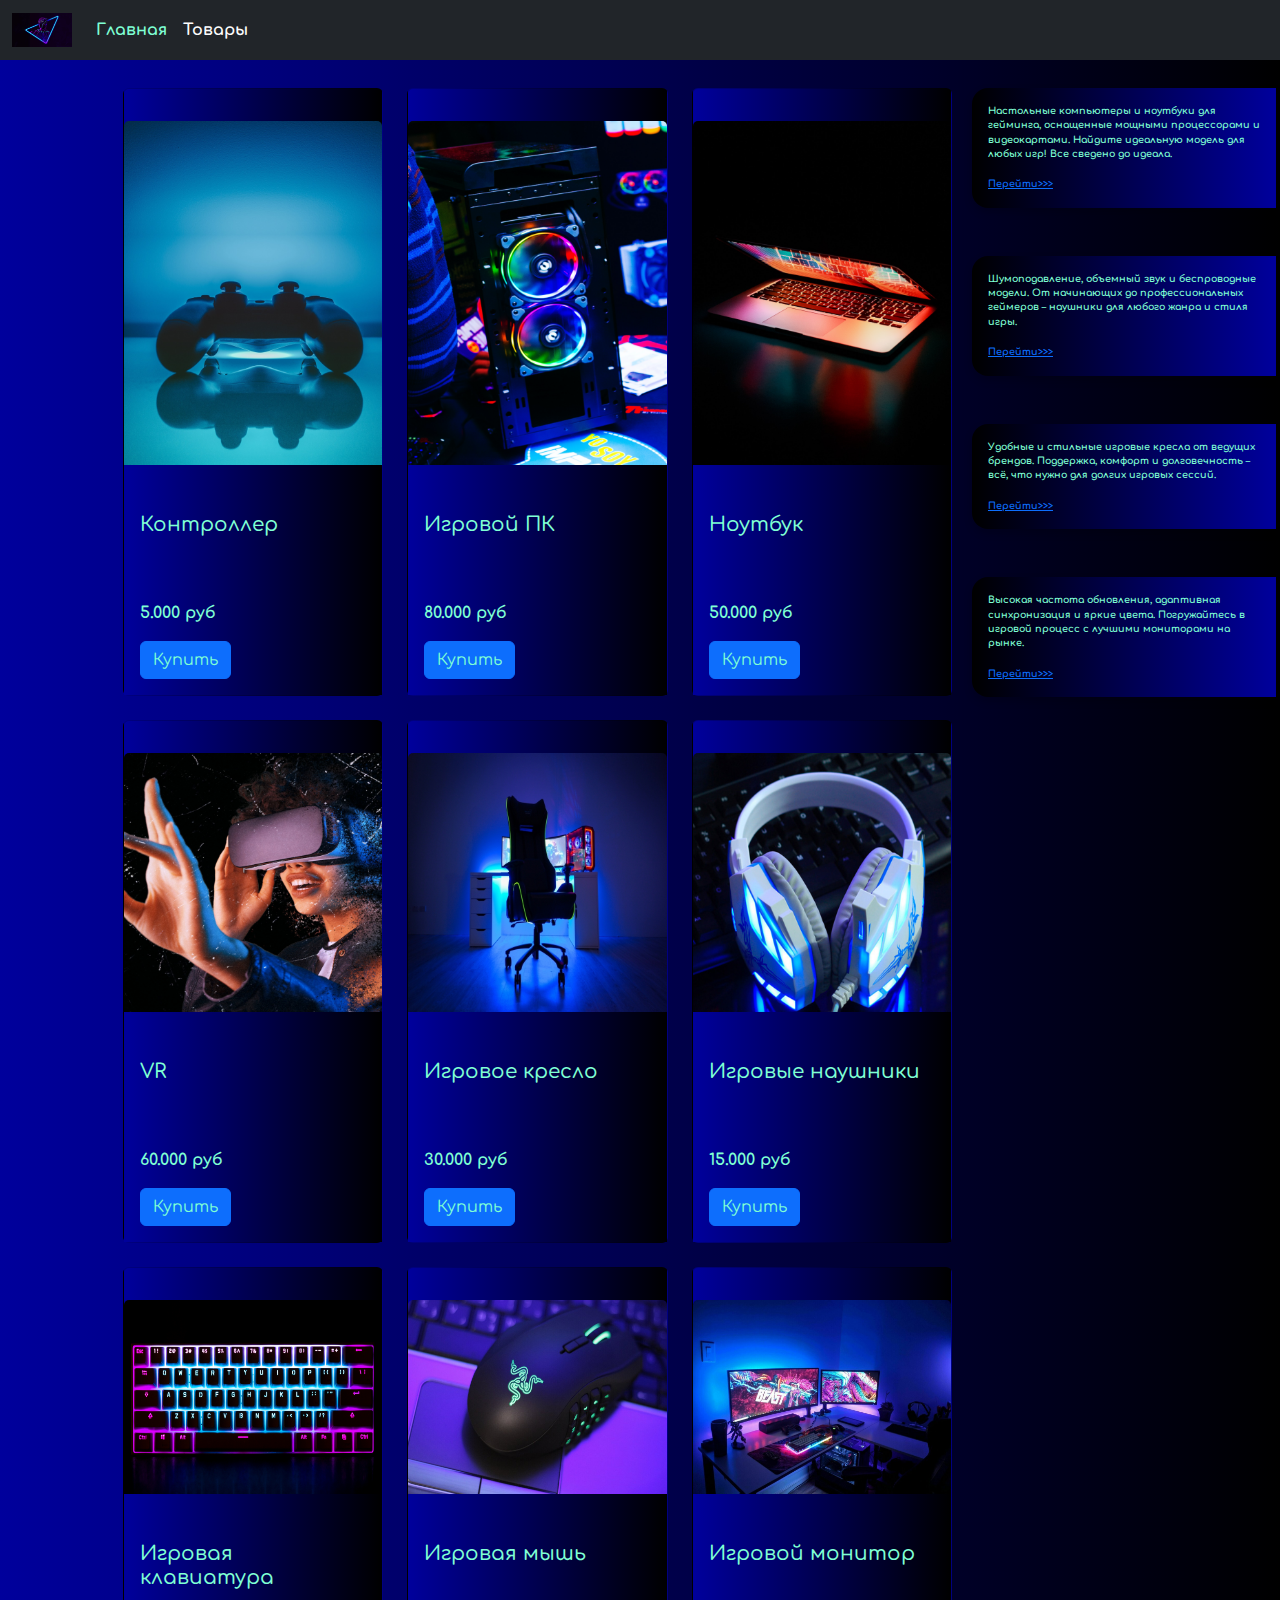
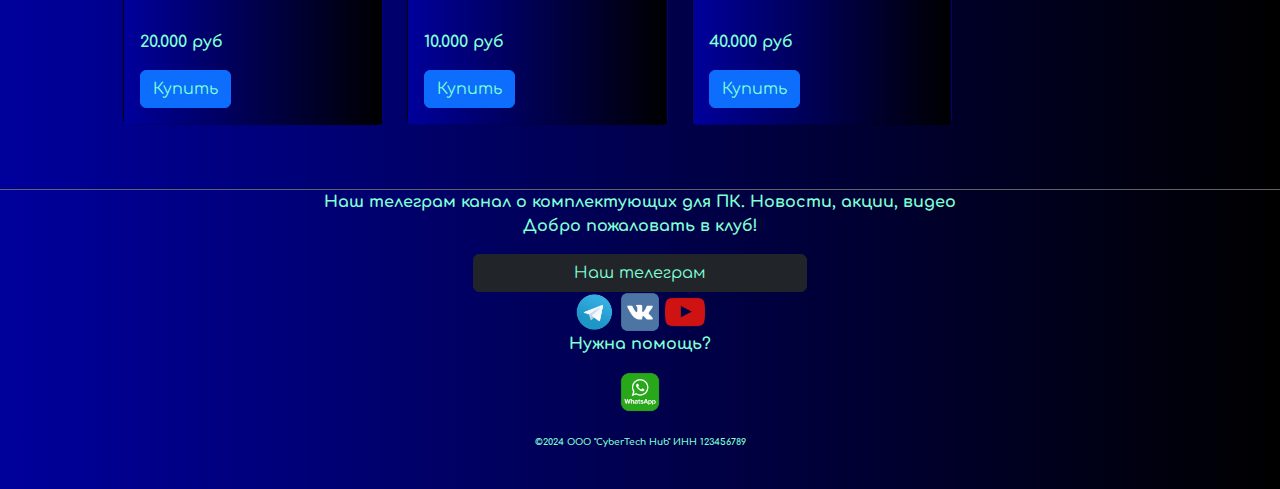
<file: pricing.html>
<!DOCTYPE html>
<html lang="en">

<head>
    <meta charset="UTF-8">
    <meta http-equiv="X-UA-Compatible" content="IE=edge">
    <meta name="viewport" content="width=device-width, initial-scale=1.0">
    <link href="https://cdn.jsdelivr.net/npm/bootstrap@5.3.3/dist/css/bootstrap.min.css" rel="stylesheet"
        integrity="sha384-QWTKZyjpPEjISv5WaRU9OFeRpok6YctnYmDr5pNlyT2bRjXh0JMhjY6hW+ALEwIH" crossorigin="anonymous">
    <link rel="stylesheet" href="source/styles/mycss.css">
    <link rel="apple-touch-icon" sizes="180x180" href="source/files/favicon_io/apple-touch-icon.png">
    <link rel="icon" type="image/png" sizes="32x32" href="source/files/favicon_io/favicon-32x32.png">
    <link rel="icon" type="image/png" sizes="16x16" href="source/files/favicon_io/favicon-16x16.png">
    <link rel="manifest" href="/site.webmanifest">
    <link rel="manifest" href="source/files/favicon_io/">
    <title>CyberTech Hub</title>
</head>

<body>
    <header>
        <nav class="navbar navbar-expand-lg bg-dark">
            <div class="container-fluid">
                <a class="navbar-brand" href="/"><img src="source/files/logotip.jpg" alt=""></a>
                <button class="navbar-toggler" type="button" data-bs-toggle="collapse" data-bs-target="#navbarNav"
                    aria-controls="navbarNav" aria-expanded="false" aria-label="Toggle navigation">
                    <span class="navbar-toggler-icon"></span>
                </button>
                <div class="collapse navbar-collapse" id="navbarNav">
                    <ul class="navbar-nav">
                        <li class="nav-item">
                            <a class="nav-link" aria-current="page" href="/">Главная</a>
                        </li>
                        <li class="nav-item">
                            <a class="nav-link active" href="pricing.html">Товары</a>
                        </li>
                    </ul>
                </div>
            </div>
        </nav>
    </header>

    <section>
        <div class="container-fluid m-1">
            <div class="row">
                <div class="col-lg-1">
                </div>

                <div class="col-lg-8 col-md-12">
                    <div class="row">

                        <div class="col-lg-4 col-md-6 mt-4">
                            <div class="card">
                                <a href=""><img src="source/images/controller.png" class="card-img-top" alt="1"></a>
                                <div class="card-body">
                                    <h5 class="card-title"><a href="">Контроллер</a></h5>
                                    <p class="card-text"><a href="">5.000 руб</a></p>
                                    <a href="#" class="btn btn-primary">Купить</a>
                                </div>
                            </div>
                        </div>

                        <div class="col-lg-4 col-md-6 mt-4">
                            <div class="card">
                                <a href=""><img src="source/images/gaming pc.png" class="card-img-top" alt="2"></a>
                                <div class="card-body">
                                    <h5 class="card-title"><a href="">Игровой ПК</a></h5>
                                    <p class="card-text"><a href="">80.000 руб</a></p>
                                    <a href="#" class="btn btn-primary">Купить</a>
                                </div>
                            </div>
                        </div>

                        <div class="col-lg-4 col-md-6 mt-4">
                            <div class="card">
                                <a href=""><img src="source/images/laptop.png" class="card-img-top" alt="3"></a>
                                <div class="card-body">
                                    <h5 class="card-title"><a href="">Ноутбук</a></h5>
                                    <p class="card-text"><a href="">50.000 руб</a></p>
                                    <a href="#" class="btn btn-primary">Купить</a>
                                </div>
                            </div>
                        </div>

                        <div class="col-lg-4 col-md-6 mt-4">
                            <div class="card">
                                <a href=""><img src="source/images/vr.png" class="card-img-top" alt="4"></a>
                                <div class="card-body">
                                    <h5 class="card-title"><a href="">VR</a></h5>
                                    <p class="card-text"><a href="">60.000 руб</a></p>
                                    <a href="#" class="btn btn-primary">Купить</a>
                                </div>
                            </div>
                        </div>

                        <div class="col-lg-4 col-md-6 mt-4">
                            <div class="card">
                                <a href=""><img src="source/images/kreslo.jpg" class="card-img-top" alt="5"></a>
                                <div class="card-body">
                                    <h5 class="card-title"><a href="">Игровое кресло</a></h5>
                                    <p class="card-text"><a href="">30.000 руб</a></p>
                                    <a href="#" class="btn btn-primary">Купить</a>
                                </div>
                            </div>
                        </div>

                        <div class="col-lg-4 col-md-6 mt-4">
                            <div class="card">
                                <a href=""><img src="source/images/nau (1).jpg" class="card-img-top" alt="6"></a>
                                <div class="card-body">
                                    <h5 class="card-title"><a href="">Игровые наушники</a></h5>
                                    <p class="card-text"><a href="">15.000 руб</a></p>
                                    <a href="#" class="btn btn-primary">Купить</a>
                                </div>
                            </div>
                        </div>

                        <div class="col-lg-4 col-md-6 mt-4">
                            <div class="card">
                                <a href=""><img src="source/images/klava (1).jpg" class="card-img-top" alt="4"></a>
                                <div class="card-body">
                                    <h5 class="card-title"><a href="">Игровая клавиатура</a></h5>
                                    <p class="card-text"><a href="">20.000 руб</a></p>
                                    <a href="#" class="btn btn-primary">Купить</a>
                                </div>
                            </div>
                        </div>

                        <div class="col-lg-4 col-md-6 mt-4">
                            <div class="card">
                                <a href=""><img src="source/images/mishka (1).jpg" class="card-img-top" alt="5"></a>
                                <div class="card-body">
                                    <h5 class="card-title"><a href="">Игровая мышь</a></h5>
                                    <p class="card-text"><a href="">10.000 руб</a></p>
                                    <a href="#" class="btn btn-primary">Купить</a>
                                </div>
                            </div>
                        </div>

                        <div class="col-lg-4 col-md-6 mt-4">
                            <div class="card">
                                <a href=""><img src="source/images/monitor (1).jpg" class="card-img-top" alt="6"></a>
                                <div class="card-body">
                                    <h5 class="card-title"><a href="">Игровой монитор</a></h5>
                                    <p class="card-text"><a href="">40.000 руб</a></p>
                                    <a href="#" class="btn btn-primary">Купить</a>
                                </div>
                            </div>
                        </div>

                    </div>
                </div>

                <div class="col-lg-3 col-md-12">
                    <div class="row px-2">
                        <div class="col-lg-12 sidebar my-4">
                            <p>Настольные компьютеры и ноутбуки для гейминга, оснащенные мощными процессорами и видеокартами. Найдите идеальную модель для любых игр! Все сведено до идеала.</p>
                            <a href="pricing.html">Перейти>>></a>
                        </div>
                        <div class="col-lg-12 sidebar my-4">
                            <p>Шумоподавление, объемный звук и беспроводные модели. От начинающих до профессиональных геймеров – наушники для любого жанра и стиля игры.</p>
                            <a href="pricing.html">Перейти>>></a>
                        </div>
                        <div class="col-lg-12 sidebar my-4">
                            <p>Удобные и стильные игровые кресла от ведущих брендов. Поддержка, комфорт и долговечность – всё, что нужно для долгих игровых сессий.</p>
                            <a href="pricing.html">Перейти>>></a>
                        </div>
                        <div class="col-lg-12 sidebar my-4">
                            <p>Высокая частота обновления, адаптивная синхронизация и яркие цвета. Погружайтесь в игровой процесс с лучшими мониторами на рынке.</p>
                            <a href="pricing.html">Перейти>>></a>
                        </div>
                    </div>
                </div>
            </div>
        </div>
    </section>

    <footer>
        <div class="container-fluid">
            <div class="row">
                <div class="col-lg-12 col-md-12 text-center">
                    <p style="color: aquamarine;">Наш телеграм канал о комплектующих для ПК. Новости, акции, видео
                        <br>Добро пожаловать в клуб!
                    </p>
                </div>
                <div class="col-lg-12 col-md-12 text-center">
                    <a href="#" style="padding-inline: 100px; color: aquamarine;" class="btn btn-dark">Наш телеграм</a>
                </div>
                <div class="col-lg-12 col-md-12 text-center">
                    <a href=""><img style="width: 40px;" src="source/images/tg.png" alt=""></a>
                    <a href=""><img style="width: 40px;" src="source/images/vk.png" alt=""></a>
                    <a href=""><img style="width: 40px;" src="source/images/youtube.png" alt=""></a>
                </div>
                <div class="col-lg-12 col-md-12 text-center">
                    <p style="color: aquamarine;">Нужна помощь?</p>
                </div>
                <div class="col-lg-12 col-md-12 text-center">
                    <a href=""><img class="call-anim" style="width: 40px;" src="source/images/whatsapp.png" alt=""></a>
                </div>
                <div class="col-lg-12 col-md-12 my-4 text-center bottom-info">
                    <p style="color: aquamarine;">©2024 ООО "CyberTech Hub" ИНН 123456789</p>
                </div>
            </div>
        </div>
    </footer>

    <script src="https://cdn.jsdelivr.net/npm/bootstrap@5.3.3/dist/js/bootstrap.bundle.min.js"
        integrity="sha384-YvpcrYf0tY3lHB60NNkmXc5s9fDVZLESaAA55NDzOxhy9GkcIdslK1eN7N6jIeHz"
        crossorigin="anonymous"></script>
</body>

</html>
</file>
<file: source/styles/mycss.css>
@import url('https://fonts.googleapis.com/css?family=Comfortaa&display=swap');

html,
body {
    transition: all .5s;
    margin: 0;
    padding: 0;
    height: 100%;
    display: block;
    font-family: Comfortaa, serif;
    font-weight: bold;
    background: linear-gradient(90deg, #00009c 0%, #000000 100%);
}

.p {
    color: aquamarine;
}

/* navbar */

.nav-link {
    color: aquamarine;
}

.navbar-nav .nav-link.active {
    color: #fcfcfc;
}

.navbar-brand img {
    width: 60px;
}

.navbar-toggler {
    color: rgb(142, 142, 142);
}

.navbar-toggler:hover {
    background-color: rgb(142, 142, 142);
}

/* cards */

.card {
    background: linear-gradient(90deg, #00009c 0%, #000000 100%);
    color: aquamarine;
}

.card-body {
    background: linear-gradient(90deg, #00009c 0%, #000000 100%);
}

.card-title {
    width: 100%;
    height: 4em;
}

.card img {
    margin-bottom: 2em;
    margin-top: 2em;
}

.card a {
    text-decoration: none;
    color: aquamarine;
}

.intro {
    color: aquamarine;
}

/* index */

.sidebar {
    box-shadow: 0 4px 8px rgba(0, 0, 0, 0.2);
    padding: 1rem;
    border-top-left-radius: 1rem;
    border-bottom-left-radius: 1rem;
    color: aquamarine;
    background: linear-gradient(270deg, #00009c 0%, #000000 100%);
    font-size: clamp(0.5rem, 0.75vw, 3rem);
}

.slide-text {
    padding: 0.5em;
    background: linear-gradient(90deg, #00009c 0%, #000000 100%);
}

.slide-text a{
    transition: all .5s;
    color: aquamarine;
    font-size: clamp(1.5rem, 1.2vw, 3rem);
    margin-right: 1em;
    text-decoration: none;
    display: flex;
    justify-content: center;
}

.slide-text a:hover{
    color: aquamarine;
}

.slide-text p{
    transition: all .5s;
    padding-left: 1rem;
    text-indent: 2rem;
    font-size: clamp(0.5rem, 0.75vw, 3rem);
    padding-right: 3.5em;
}
.carousel-inner{
    border-radius: 1rem;
}
.carousel-control-prev-icon {
    margin-right: 75px;
}

.carousel-control-next-icon {
    margin-left: 75px;
}

/*

.aboutElContent {
    max-width: 310px;
    padding-left: 66px;
    position: relative;
}
*/
.el-contant-out{
    background: linear-gradient(90deg, #00009c 0%, #000000 100%);
    margin: auto;
    height: 100%;
    border: 2px solid aquamarine;
    border-radius: 15px;
}

.el-contant-out:hover{
    background: linear-gradient(90deg, #00009c 0%, #000000 100%);
}

.el-img{
    display: flex;
    align-items: center;
    justify-content: center;
}

.icon {
    height: 75px;
    width: 75px;
}

.el-text{
    transform: translateY(0%);
    top: 50%;
}
.el-text p{
    transition: all .5s;
    margin: auto;
    font-size: clamp(0.5rem, 1vw, 3rem);
    color: aquamarine;
}
.el-text a{
    transition: all .5s;
    color: aquamarine;
    font-size: clamp(1rem, 1vw, 1.5rem);
    text-decoration: none;
    text-transform: uppercase; 
}


.videoIntroText {
    color: aquamarine;
    font-size: clamp(0.5rem, 1.5vw, 1.5rem);
    font-weight: 400;
    line-height: 1.5em;
    transition: all .5s;
    width: 40%;
}
.videoIntroTitle {
    color: aquamarine;
    font-size: clamp(0.5rem, 2vw, 1.5rem);
    font-weight: 700;
    line-height: 2em;
}
.contact-box{
    margin-top: 2em;
}
.social.tal {
    align-items: start;
    justify-content: start;
}
.social {
    align-items: center;
    display: flex;
    flex-wrap: wrap;
    gap: 12px;
    justify-content: center;
    text-align: center;
}

/* footer */
footer{
    margin-top: 4em;
    border-top: 1px solid rgb(99, 99, 99);
    background: linear-gradient(90deg, #00009c 0%, #000000 100%);
}

.footer-text {
    justify-content: center;
}

.bottom-info{
    font-size: xx-small;
}

.call-anim{
    animation: myAnim 1s ease 0s infinite normal forwards;
}

@keyframes myAnim {
	0%,
	100% {
		transform: translateX(0%);
		transform-origin: 50% 50%;
	}

	15% {
		transform: translateX(-30px) rotate(-6deg);
	}

	30% {
		transform: translateX(15px) rotate(6deg);
	}

	45% {
		transform: translateX(-15px) rotate(-3.6deg);
	}

	60% {
		transform: translateX(9px) rotate(2.4deg);
	}

	75% {
		transform: translateX(-6px) rotate(-1.2deg);
	}
}

@media (max-width: 1024px) {
    .icon {
        height: 50px;
        width: 50px;
    }
}
</file>
